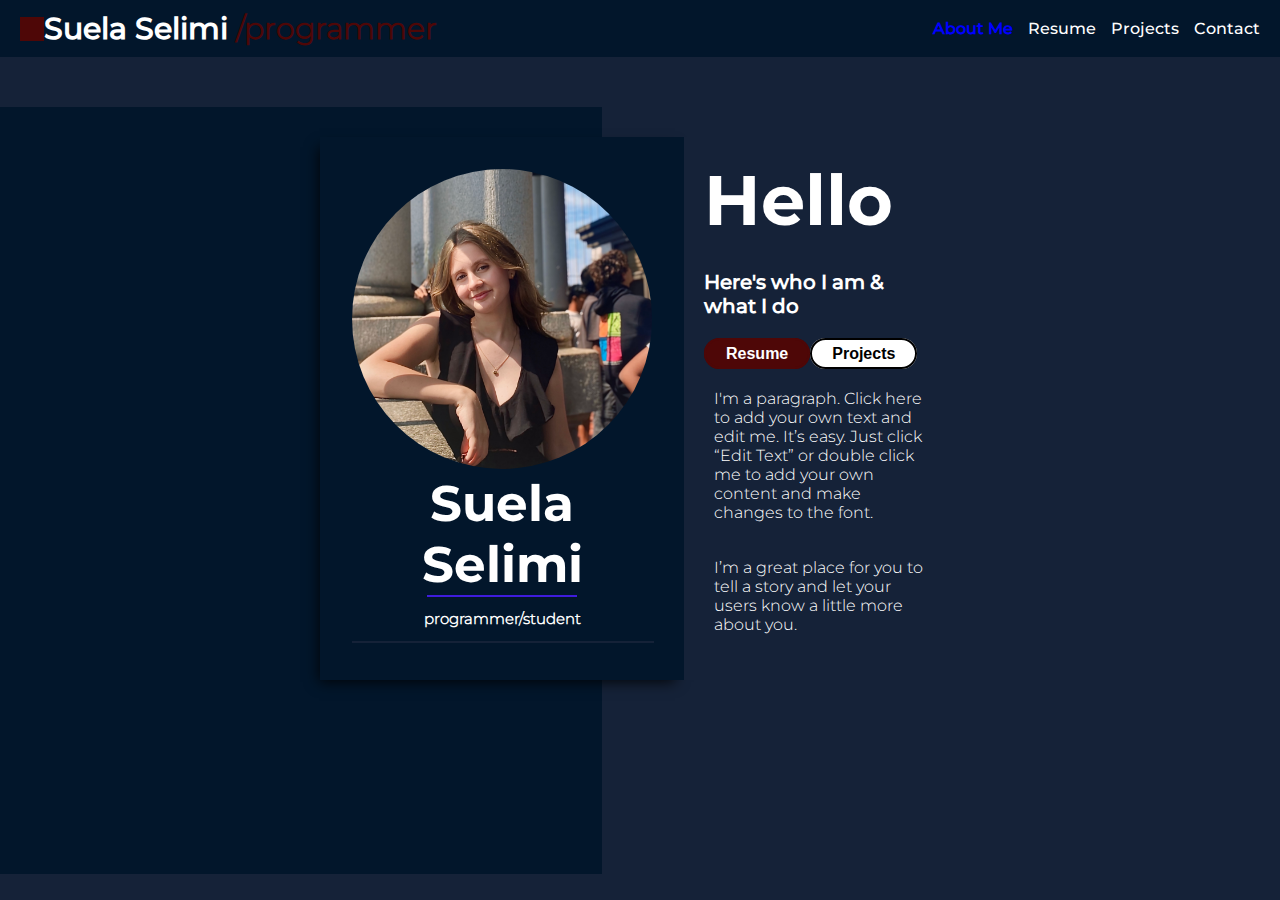
<file: header/index.html>
<!DOCTYPE html>
<html lang="en">

<head>
    <meta charset="UTF-8">
    <meta name="viewport" content="width=device-width, initial-scale=1.0">
    <link rel="stylesheet" href="../style/portfolio.css">
    <!-- <script src="https://kit.fontawesome.com/3c63bc7a17.js" crossorigin="anonymous"></script> -->
    <title>Portfolio</title>
</head>

<body>
    <!-- <header>
        <div class="logo">
            <h1 class="logo-name">Suela Selimi
                <span>/programmer</span>
            </h1>
        </div>
        <div class="hamburger" id="hamburger">
            <span></span>
            <span></span>
            <span></span>
        </div>
        <nav>
            <ul id="nav-menu">
                <li><a href="./header/aboutMe.html">About Me</a></li>
                <li><a href="./header/resume.html">Resume</a></li>
                <li><a href="./header/project.html">Projects</a></li>
                <li><a href="./header/contact.html">Contact</a></li>
            </ul>
        </nav>
    </header>
    <section class="myself">
        <div class="first-row">
            <div class="row">
                <div class="col">
                    <img src="./images/IMG_9376.jpg" alt="">
                    <h1>Suela</h1>
                    <h1>Selimi</h1>
                    <p class="bottomLine"></p>
                    <h2>programmer/student</h2>

                    <div class="icons">
                        <i class="fa-brands fa-facebook" aria-hidden="true"></i>
                        <i class="fa-brands fa-instagram" aria-hidden="true"></i>
                        <i class="fa-brands fa-twitter" aria-hidden="true"></i>
                    </div>

                </div>
                <div class="col-two">
                    <h1>Hello</h1>
                    <h4>Here's who I am &amp; what I do</h4>
                    <div class="buttons">
                        <a href="./header/resume.html" class="resumeButton">Resume</a>
                        <a href="./header/project.html" class="projectButton">Projects</a>
                    </div>
                    <p>I'm a paragraph. Click here to add your own text and edit me. It’s easy. Just click “Edit Text”
                        or double click me to
                        add your own content and make changes to the font.</p>
                    <p>I’m a great place for you to tell a story and let your users know a little more about you.</p>
                </div>
            </div>
        </div>
    </section>
 -->
    <div id="app"></div>



    <script src="../portfolio.js"></script>
</body>

</html>
</file>
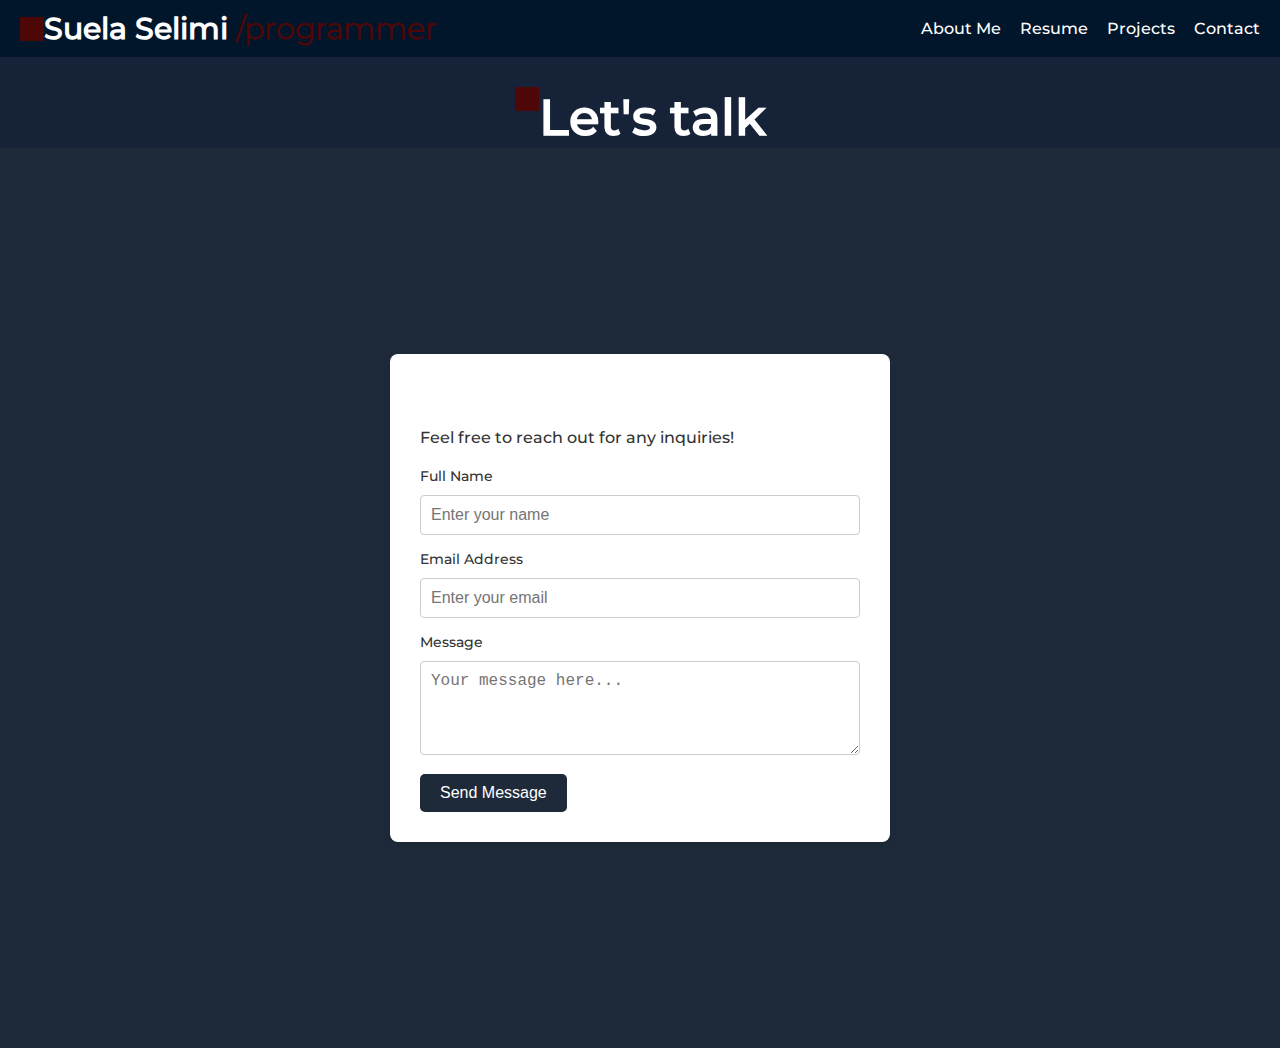
<file: header/contact.html>
<!DOCTYPE html>
<html lang="en">

<head>
    <meta charset="UTF-8">
    <meta name="viewport" content="width=device-width, initial-scale=1.0">
    <link rel="stylesheet" href="../style/contact.css">
    <title>Document</title>
</head>

<body>
    <header>
        <div class="logo">
            <h1 class="logo-name">Suela Selimi
                <span>/programmer</span>
            </h1>
        </div>
        <div class="hamburger" id="hamburger">
            <span></span>
            <span></span>
            <span></span>
        </div>
        <nav>
            <ul id="nav-menu">
                <li><a href="../header/index.html">About Me</a></li>
                <li><a href="../header/resume.html">Resume</a></li>
                <li><a href="../header/project.html">Projects</a></li>
                <li><a href="../header/contact.html">Contact</a></li>
            </ul>
        </nav>


    </header>
    <section class="mainContainer">
        <div class="mainPart">
            <h1>Let's talk</h1>
        </div>

    </section>
    <section class="contact-section">
        <div class="contact-container">
            <h2>Contact Me</h2>
            <p>Feel free to reach out for any inquiries!</p>

            <form id="contactForm" onsubmit="return validateForm()">
                <div class="input-group">
                    <label for="name">Full Name</label>
                    <input type="text" id="name" name="name" required placeholder="Enter your name">
                </div>

                <div class="input-group">
                    <label for="email">Email Address</label>
                    <input type="email" id="email" name="email" required placeholder="Enter your email">
                </div>

                <div class="input-group">
                    <label for="message">Message</label>
                    <textarea id="message" name="message" required placeholder="Your message here..."
                        rows="4"></textarea>
                </div>

                <button type="submit" class="submit-btn">Send Message</button>
            </form>
        </div>
    </section>

    <script src="../contact.js"></script>
</body>

</html>
</file>
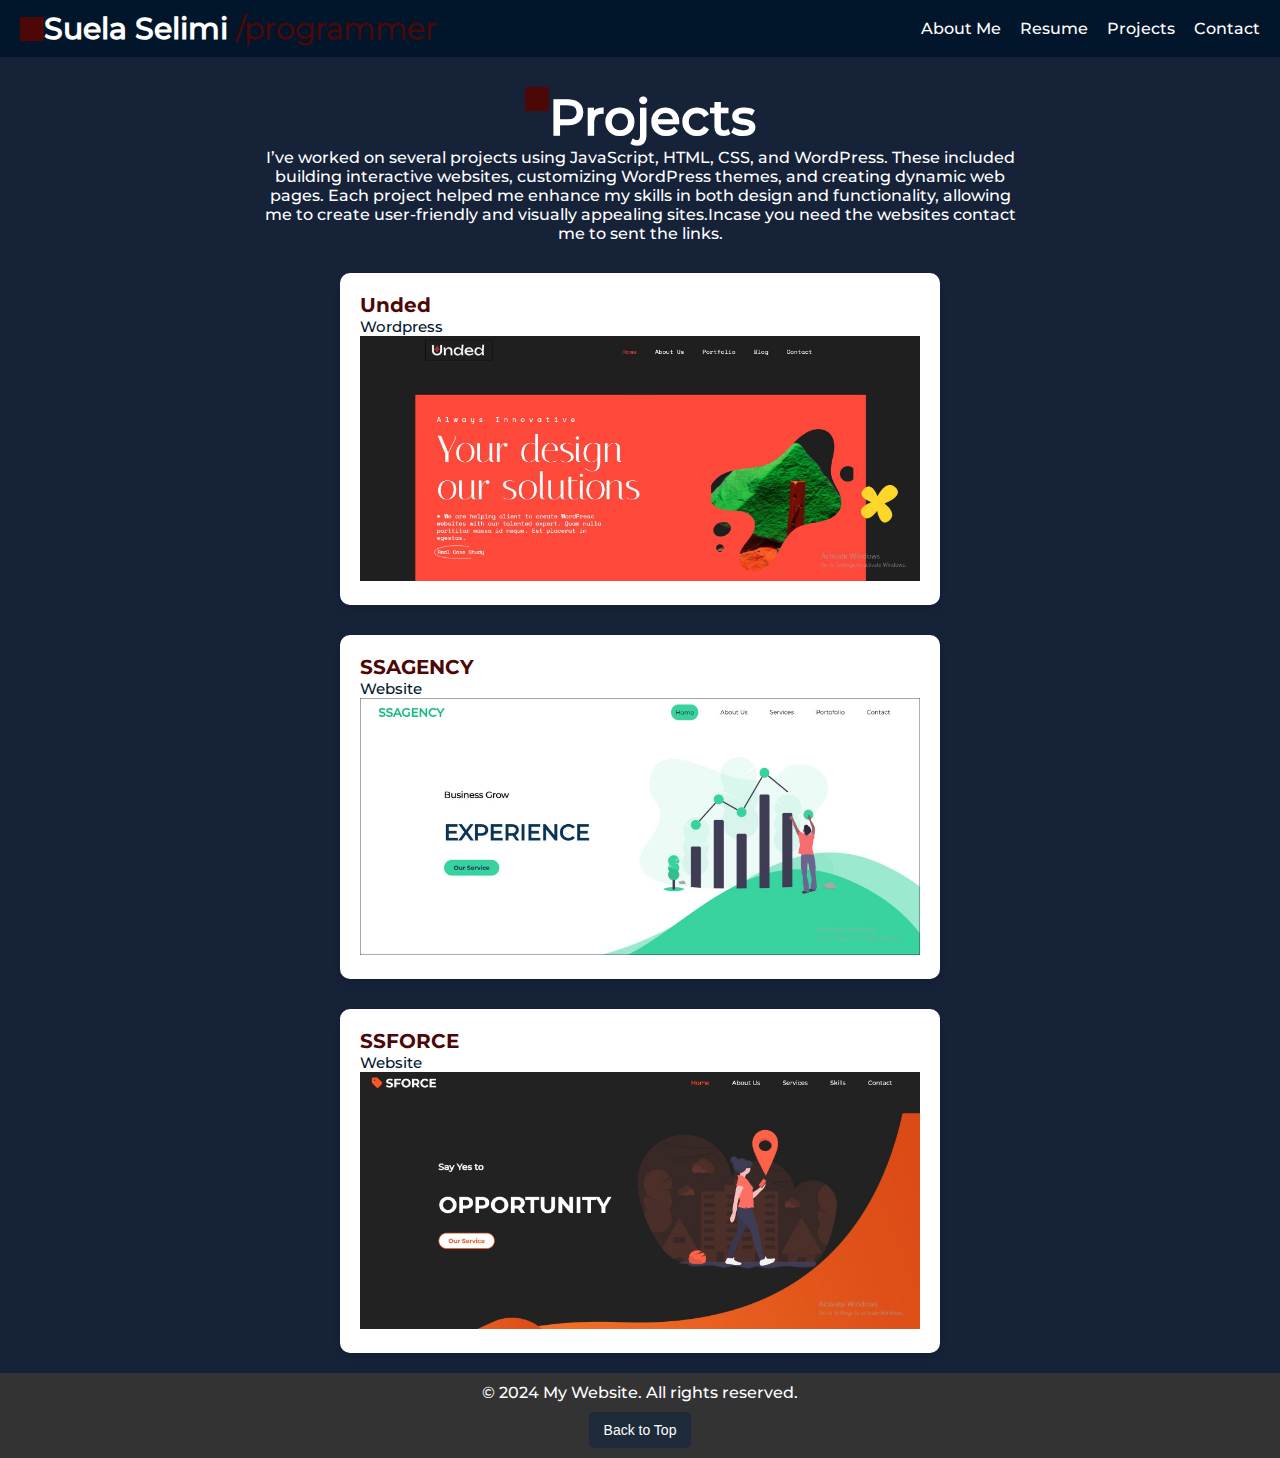
<file: header/project.html>
<!DOCTYPE html>
<html lang="en">

<head>
    <meta charset="UTF-8">
    <meta name="viewport" content="width=device-width, initial-scale=1.0">
    <link rel="stylesheet" href="../style/project.css">
    <title>Document</title>
</head>

<body>
    <header>
        <div class="logo">
            <h1 class="logo-name">Suela Selimi
                <span>/programmer</span>
            </h1>
        </div>
        <div class="hamburger" id="hamburger">
            <span></span>
            <span></span>
            <span></span>
        </div>
        <nav>
            <ul id="nav-menu">
                <li><a href="../header/index.html">About Me</a></li>
                <li><a href="../header/resume.html">Resume</a></li>
                <li><a href="../header/project.html">Projects</a></li>
                <li><a href="../header/contact.html">Contact</a></li>
            </ul>
        </nav>



    </header>
    <section class="mainContainer">
        <div class="mainPart">
            <h1>Projects</h1>
        </div>
        <div class="secondPart">
            <p>I’ve worked on several projects using JavaScript, HTML, CSS, and WordPress. These
                included building
                interactive websites, customizing WordPress themes, and creating dynamic web pages. Each project helped
                me enhance my
                skills in both design and functionality, allowing me to create user-friendly and visually appealing
                sites.Incase you need the websites contact me to sent the links.</p>
        </div>
    </section>
    <section class="projectOne">
        <div class="containerOne">
            <div class="firstOne">
                <h4>Unded</h4>
                <p>Wordpress</p>

            </div>
            <div class="firstImage">
                <img src="../images/Captuure.JPG" alt="">
            </div>
        </div>
    </section>
    <section class="projectTwo">
        <div class="containerTwo">
            <div class="firstTwo">
                <h4>SSAGENCY</h4>
                <p>Website</p>

            </div>
            <div class="secondImage">
                <img src="../images/Capture.JPG" alt="">
            </div>
        </div>
    </section>
    <section class="projectThree">
        <div class="containerThree">
            <div class="firstThree">
                <h4>SSFORCE</h4>
                <p>Website</p>

            </div>
            <div class="thirdImage">
                <img src="../images/Caapture.JPG" alt="">
            </div>
        </div>
    </section>
    <div id="app"></div>
    <footer class="footer">
        <p>&copy; 2024 My Website. All rights reserved.</p>
        <button id="scrollToTopBtn" onclick="scrollToTop()">Back to Top</button>
    </footer>




    <script src="../project.js"></script>
</body>

</html>
</file>
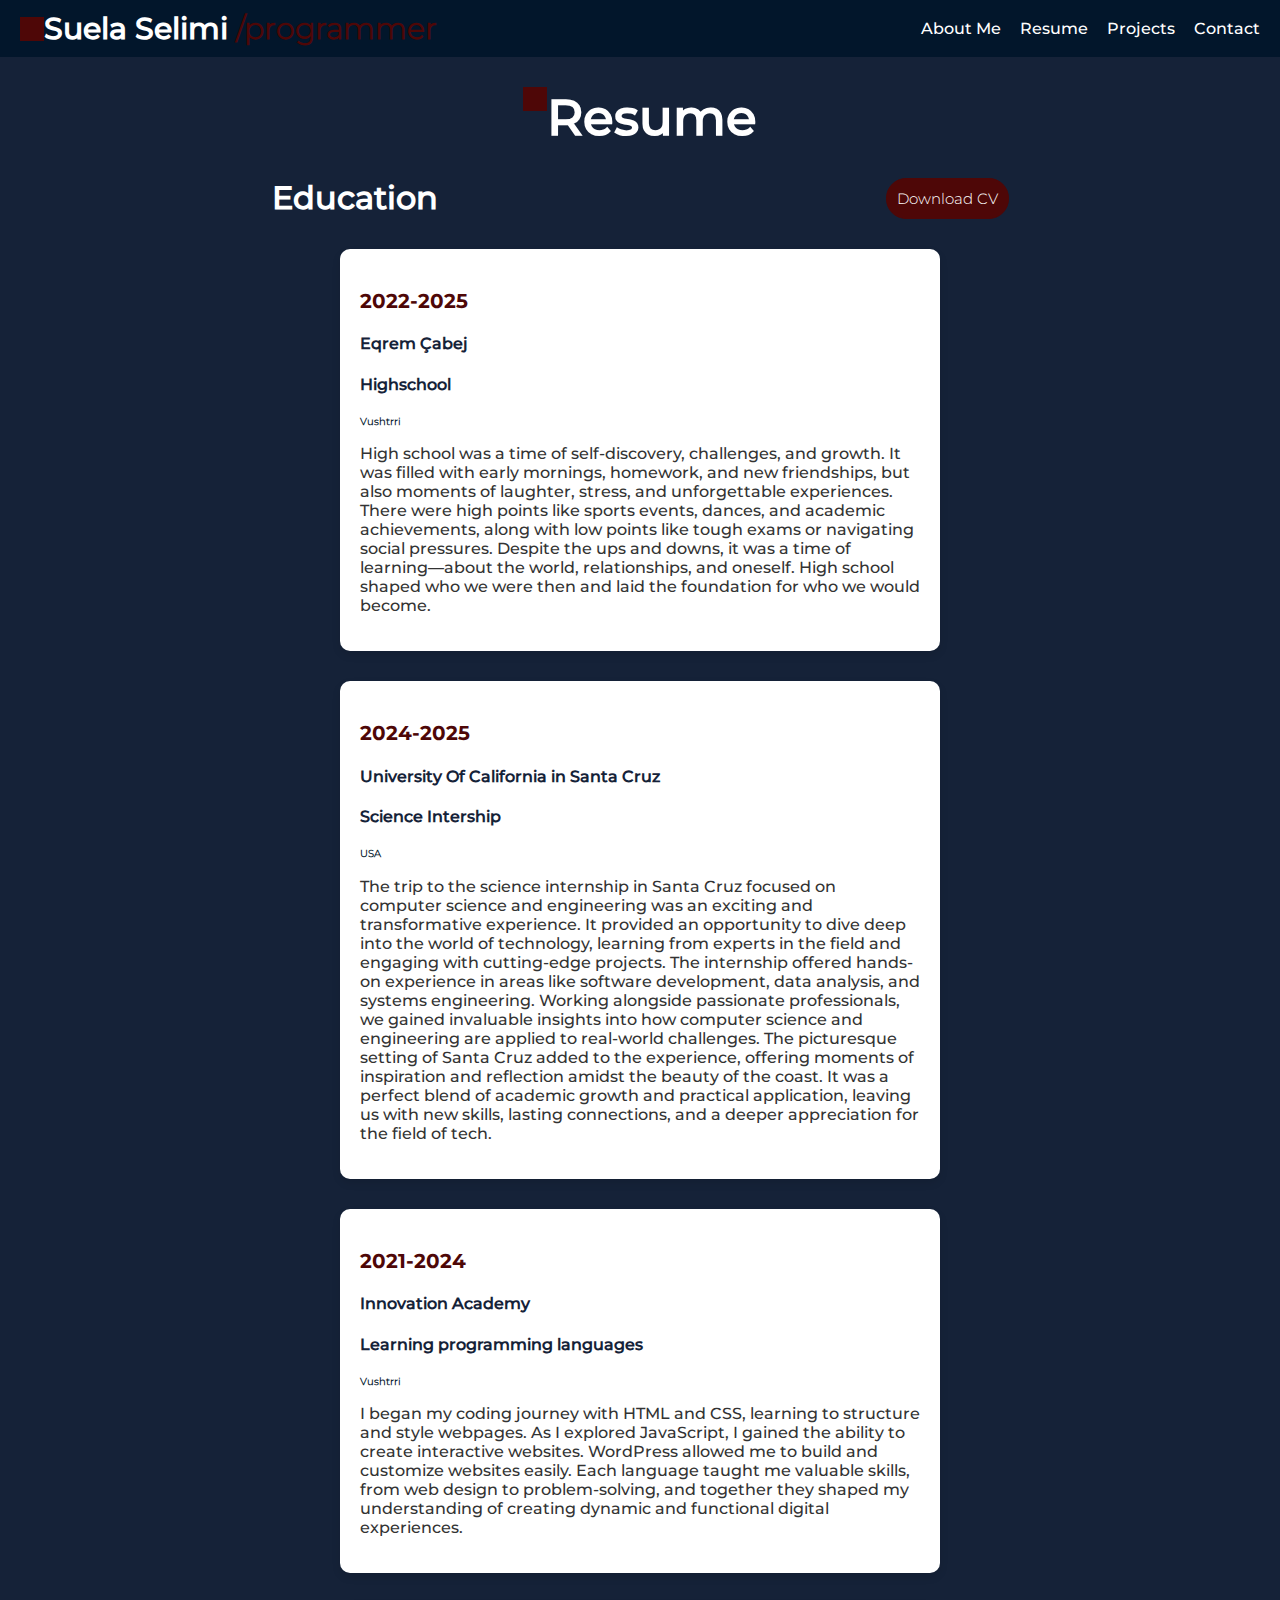
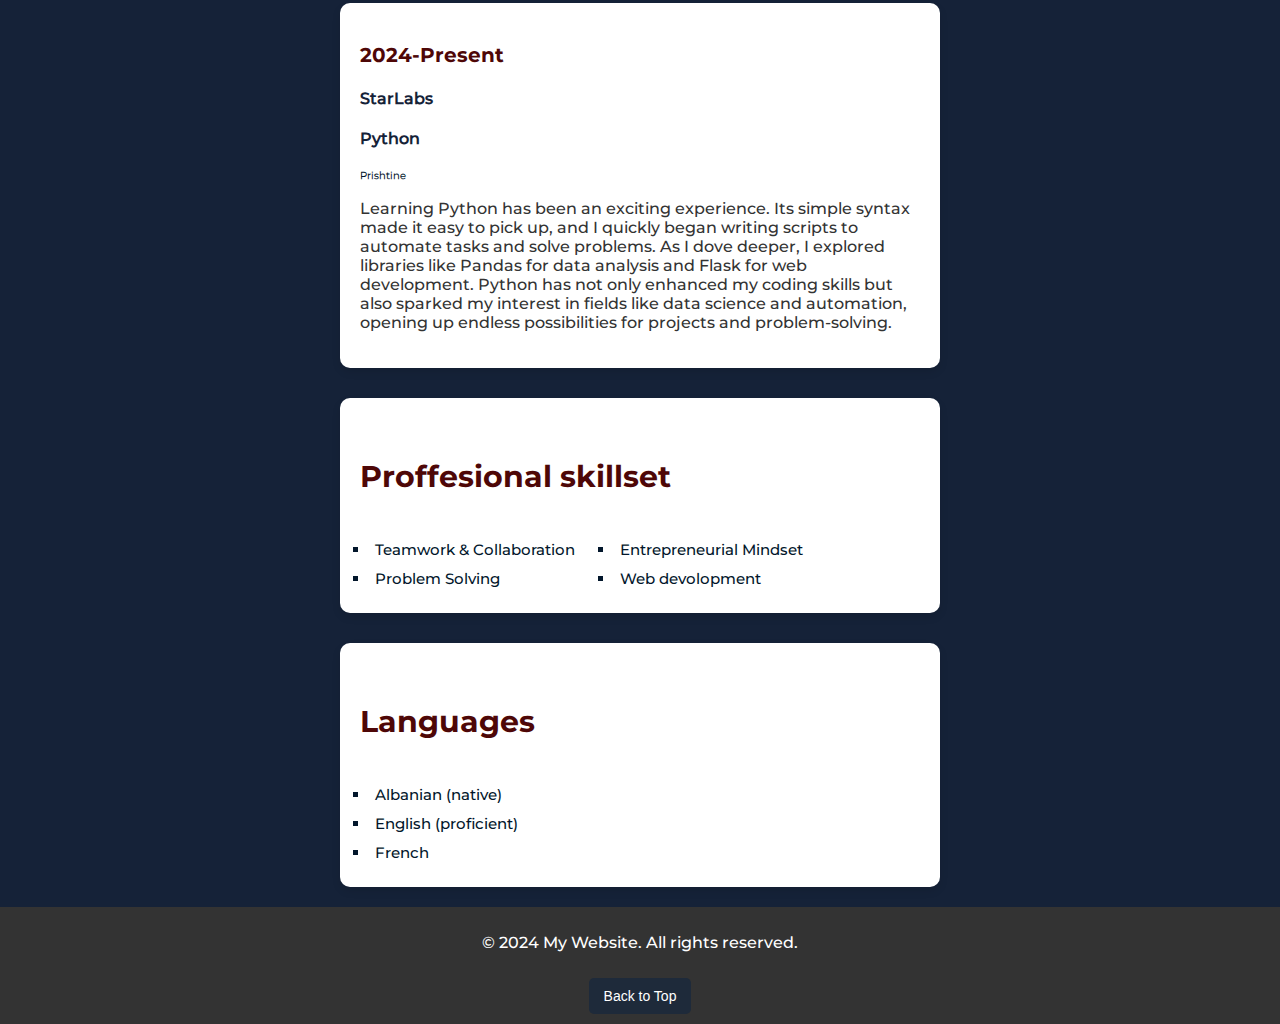
<file: header/resume.html>
<!DOCTYPE html>
<html lang="en">

<head>
    <meta charset="UTF-8">
    <meta name="viewport" content="width=device-width, initial-scale=1.0">
    <link rel="stylesheet" href="../style/resume.css">
    <title>Document</title>
</head>

<body>
    <header>
        <div class="logo">
            <h1 class="logo-name">Suela Selimi
                <span>/programmer</span>
            </h1>
        </div>
        <div class="hamburger" id="hamburger">
            <span></span>
            <span></span>
            <span></span>
        </div>
        <nav>
            <ul id="nav-menu">
                <li><a href="../header/index.html">About Me</a></li>
                <li><a href="../header/resume.html">Resume</a></li>
                <li><a href="../header/project.html">Projects</a></li>
                <li><a href="../header/contact.html">Contact</a></li>
            </ul>
        </nav>


    </header>
    <section class="mainContainer">
        <div class="mainPart">
            <h1>Resume</h1>
        </div>
        <div class="secondPart">
            <h1>Education</h1>
            <button>Download CV</button>
        </div>
    </section>
    <section class="mainEducation">
        <div class="edc">
            <div class="eduactionyears">
                <h3>2022-2025</h3>
                <h4>Eqrem Çabej</h4>
                <h4>Highschool</h4>
                <h5>Vushtrri</h5>
            </div>
            <div class="educationDescription">
                <p>High school was a time of self-discovery, challenges, and growth. It was filled with early mornings,
                    homework, and new
                    friendships, but also moments of laughter, stress, and unforgettable experiences. There were high
                    points like sports
                    events, dances, and academic achievements, along with low points like tough exams or navigating
                    social pressures.
                    Despite the ups and downs, it was a time of learning—about the world, relationships, and oneself.
                    High school shaped who
                    we were then and laid the foundation for who we would become.</p>
            </div>

        </div>

    </section>
    <section class="secdonfEducation">
        <div class="secondEdc">
            <div class="eduactionSecondyears">
                <h3>2024-2025</h3>
                <h4>University Of California in Santa Cruz</h4>
                <h4>Science Intership</h4>
                <h5>USA</h5>
            </div>
            <div class="educationSecondDescription">
                <p>
                    The trip to the science internship in Santa Cruz focused on computer science and engineering was an
                    exciting and
                    transformative experience. It provided an opportunity to dive deep into the world of technology,
                    learning from experts
                    in the field and engaging with cutting-edge projects. The internship offered hands-on experience in
                    areas like software
                    development, data analysis, and systems engineering. Working alongside passionate professionals, we
                    gained invaluable
                    insights into how computer science and engineering are applied to real-world challenges. The
                    picturesque setting of
                    Santa Cruz added to the experience, offering moments of inspiration and reflection amidst the beauty
                    of the coast. It
                    was a perfect blend of academic growth and practical application, leaving us with new skills,
                    lasting connections, and a
                    deeper appreciation for the field of tech.
                </p>

            </div>

        </div>

    </section>
    <section class="thirdofEducation">
        <div class="thirdEdc">
            <div class="eduactionThirdyears">
                <h3>2021-2024</h3>
                <h4>Innovation Academy </h4>
                <h4>Learning programming languages</h4>
                <h5>Vushtrri</h5>
            </div>
            <div class="educationThirdDescription">
                <p>I began my coding journey with HTML and CSS, learning to structure and style webpages. As I explored
                    JavaScript, I
                    gained the ability to create interactive websites.
                    WordPress allowed me to build and customize websites easily. Each language taught me valuable
                    skills, from web design to
                    problem-solving, and together they shaped my understanding of creating dynamic and functional
                    digital experiences. </p>
            </div>

        </div>

    </section>
    <section class="fourthofEducation">
        <div class="fourthEdc">
            <div class="eduactionFourthyears">
                <h3>2024-Present</h3>
                <h4>StarLabs </h4>
                <h4>Python </h4>
                <h5>Prishtine</h5>
            </div>
            <div class="educationFourthDescription">
                <p>Learning Python has been an exciting experience. Its simple syntax made it easy to pick up, and I
                    quickly began writing
                    scripts to automate tasks and solve problems. As I dove deeper, I explored libraries like Pandas for
                    data analysis and
                    Flask for web development. Python has not only enhanced my coding skills but also sparked my
                    interest in fields like
                    data science and automation, opening up endless possibilities for projects and problem-solving.
                </p>
            </div>

        </div>

    </section>
    <section class="skillset">
        <div class="container">
            <div class="professionalSkillset">
                <h4>Proffesional skillset</h4>
                <div class="listing">
                    <ul>
                        <li>Teamwork & Collaboration</li>
                        <li> Problem Solving</li>
                    </ul>
                    <ul>
                        <li>Entrepreneurial Mindset</li>
                        <li> Web devolopment</li>
                    </ul>
                </div>
            </div>

        </div>
    </section>
    <section class="languages">
        <div class="containerr">
            <h4>Languages</h4>
            <div class="languagess">

                <div class="listing">
                    <ul>
                        <li>Albanian (native)</li>
                        <li> English (proficient)</li>
                    </ul>
                    <ul>
                        <li>French</li>

                    </ul>
                </div>
            </div>

        </div>
    </section>
    <div id="app"></div>
    <footer class="footer">
        <p>&copy; 2024 My Website. All rights reserved.</p>
        <button id="scrollToTopBtn" onclick="scrollToTop()">Back to Top</button>
    </footer>


    <script src="../resume.js"></script>
</body>

</html>
</file>
<file: style/portfolio.css>
/* General Reset */
@font-face {
    font-family: Montserrat-light;
    src: url(../Montserrat/static/Montserrat-Light.ttf);
}

@font-face {
    font-family: Montserrat-medium;
    src: url(../Montserrat/static/Montserrat-Medium.ttf);
}

@font-face {
    font-family: Montserrat-bold;
    src: url(../Montserrat/static/Montserrat-Bold.ttf);
}

body,
h1,
ul,
li {
    margin: 0;
    padding: 0;
    list-style: none;
    font-family: Montserrat-medium;

}

body {
    background: #152238;

    color: #333;
}

header {
    background: #02162b;
    /* Dark theme */
    color: white;
    padding: 10px 20px;
    display: flex;
    justify-content: space-between;
    align-items: center;
    position: sticky;
    /* Stays at top */
    top: 0;
    z-index: 1000;
}

.logo {
    font-size: 15px;
    font-weight: bold;
    display: flex;
    align-items: center;
}

.logo::before {
    content: "";
    background-color: #4e0707;
    width: 20px;
    height: 20px;
    border: 2px solid #4e0707;
}

body .logo h1 span {
    color: #4e0707;
    font-family: Montserrat-light;
}

.logo-name nav ul {
    display: flex;
    gap: 50px;

}

nav ul li {
    display: inline;
    margin-left: 15px;
}

nav ul li a {
    color: white;
    text-decoration: none;
    font-size: 1rem;
    transition: color 0.3s;
}

nav ul li a:hover {
    color: #61dafb;
    /* Light blue hover effect */
}

/* Responsive Hamburger Menu */
.hamburger {
    display: none;
    flex-direction: column;
    gap: 4px;
    cursor: pointer;
}

.hamburger span {
    display: block;
    width: 25px;
    height: 3px;
    background: white;
}

.first-row::before {
    content: "";
    background-color: #02162b;
    width: 600px;
    height: 85%;
    position: absolute;
    z-index: -1;
    border: 1px solid #02162b;
}

.first-row .row {
    display: flex;
    width: 50%;
    margin: 0 auto;
    padding-top: 30px;


}

/* Ensure only About Me link is styled blue */
#nav-menu a.about-me-link {
    color: blue;
    /* Make it blue */
    font-weight: bold;
    /* Optional: Highlight with bold text */
}

/* Optional: Change color on hover for all links */
#nav-menu a:hover {
    color: darkblue;
}

.first-row .row .col {

    text-align: center;
    padding: 30px;
    border: 2px solid #02162b;
    background-color: #02162b;
    /* transform: translate(0%, 25%); */

    box-shadow: -5px 6px 13px -4px rgba(0, 0, 0, 0.82);

}


.first-row .row .col h1 {
    font-family: Montserrat-bold;
    font-size: 50px;
    color: #ffffff;
}

.myself {
    padding: 50px 0;
    /* Full-page section with a gradient background */



}

.first-row .row .col-two {
    background-color: #152238;
    padding: 20px;

}

.first-row .row .col-two h1 {
    font-size: 70px;
    font-family: Montserrat-bold;
    color: #ffffff;
}

.first-row .row .col-two h4 {
    font-size: 20px;
    font-family: Montserrat-medium;
    color: #ffffff;
}



.first-row .row .col h2 {
    font-family: Montserrat-light;
    font-size: 15px;
    color: #ffffff;
}

.first-row img {
    width: 300px;
    height: 300px;
    border-radius: 50%;
}

.bottomLine {
    border-bottom: 2px solid #3f1cdd;
    width: 50%;
    margin: 0 auto;
}

.resumeButton {
    text-decoration: none;
    border: 2px solid #4e0707;
    padding: 5px 20px;
    border-radius: 20px;
    background-color: #4e0707;
    color: #ffffff;
    font-weight: bold;
    font-family: sans-serif;
}

.projectButton {
    text-decoration: none;
    border: 2px solid #000000;
    padding: 5px 20px;
    border-radius: 20px;
    background-color: #ffffff;
    color: #000000;
    font-weight: bold;
    font-family: sans-serif;
}

.col-two p {
    font-family: Montserrat-light;
    padding: 10px;
    color: #ffffff;
}

.icons {
    border: 1px solid #152238;
    background-color: #ffffff;

    width: 100%;
}

@media (max-width: 768px) {
    nav ul {
        display: none;
        flex-direction: column;
        gap: 10px;
        background: #24292e;
        padding: 10px;
        position: absolute;
        top: 60px;
        right: 20px;
        border-radius: 5px;
    }

    nav ul.active {
        display: flex;
    }

    .hamburger {
        display: flex;
    }
}
</file>
<file: style/contact.css>
/* General Reset */
@font-face {
    font-family: Montserrat-light;
    src: url(../Montserrat/static/Montserrat-Light.ttf);
}

@font-face {
    font-family: Montserrat-medium;
    src: url(../Montserrat/static/Montserrat-Medium.ttf);
}

@font-face {
    font-family: Montserrat-bold;
    src: url(../Montserrat/static/Montserrat-Bold.ttf);
}

body,
h1,
ul,
li {
    margin: 0;
    padding: 0;
    list-style: none;
    font-family: Montserrat-medium;

}

body {
    background: #152238;

    color: #333;
}

header {
    background: #02162b;
    /* Dark theme */
    color: white;
    padding: 10px 20px;
    display: flex;
    justify-content: space-between;
    align-items: center;
    position: sticky;
    /* Stays at top */
    top: 0;
    z-index: 1000;
}

.logo {
    font-size: 15px;
    font-weight: bold;
    display: flex;
    align-items: center;
}

.logo::before {
    content: "";
    background-color: #4e0707;
    width: 20px;
    height: 20px;
    border: 2px solid #4e0707;
}

body .logo h1 span {
    color: #4e0707;
    font-family: Montserrat-light;
}

.logo-name nav ul {
    display: flex;
    gap: 50px;

}

nav ul li {
    display: inline;
    margin-left: 15px;
}

nav ul li a {
    color: white;
    text-decoration: none;
    font-size: 1rem;
    transition: color 0.3s;
}

nav ul li a:hover {
    color: #61dafb;
    /* Light blue hover effect */
}

/* Responsive Hamburger Menu */
.hamburger {
    display: none;
    flex-direction: column;
    gap: 4px;
    cursor: pointer;
}

.hamburger span {
    display: block;
    width: 25px;
    height: 3px;
    background: white;
}

.mainContainer {
    margin-top: 30px;
}

.mainPart {
    text-align: center;
    color: white;
    font-family: Montserrat-bold;
    display: flex;
    font-size: 25px;
    justify-content: center;
}

.mainPart::before {
    content: "";
    background-color: #4e0707;
    width: 20px;
    height: 20px;
    border: 2px solid #4e0707;
}

/* General reset */
* {
    margin: 0;
    padding: 0;
    box-sizing: border-box;
}



/* Contact section */
.contact-section {
    display: flex;
    justify-content: center;
    align-items: center;
    height: 100vh;
    background-color: #1e2a3a;
    color: white;
    padding: 20px;
}

/* Container for the form */
.contact-container {
    background-color: #ffffff;
    padding: 30px;
    border-radius: 8px;
    box-shadow: 0 4px 10px rgba(0, 0, 0, 0.1);
    width: 100%;
    max-width: 500px;
}

/* Title and paragraph */
.contact-container h2 {
    font-size: 28px;
    margin-bottom: 10px;
}

.contact-container p {
    margin-bottom: 20px;
    font-size: 16px;
    color: #333;
}

/* Form styling */
.input-group {
    margin-bottom: 15px;
}

.input-group label {
    font-size: 14px;
    margin-bottom: 5px;
    display: block;
    color: #333;
}

.input-group input,
.input-group textarea {
    width: 100%;
    padding: 10px;
    font-size: 16px;
    border: 1px solid #ccc;
    border-radius: 4px;
    margin-top: 5px;
}

.input-group textarea {
    resize: vertical;
}

.submit-btn {
    background-color: #1e2a3a;
    color: white;
    font-size: 16px;
    padding: 10px 20px;
    border: none;
    border-radius: 5px;
    cursor: pointer;
    transition: background-color 0.3s;
}

.submit-btn:hover {
    background-color: #34495e;
}
</file>
<file: style/project.css>
/* General Reset */
@font-face {
    font-family: Montserrat-light;
    src: url(../Montserrat/static/Montserrat-Light.ttf);
}

@font-face {
    font-family: Montserrat-medium;
    src: url(../Montserrat/static/Montserrat-Medium.ttf);
}

@font-face {
    font-family: Montserrat-bold;
    src: url(../Montserrat/static/Montserrat-Bold.ttf);
}

body,
h1,
ul,
li {
    margin: 0;
    padding: 0;
    list-style: none;
    font-family: Montserrat-medium;

}

body {
    background: #152238;

    color: #333;
}

header {
    background: #02162b;
    /* Dark theme */
    color: white;
    padding: 10px 20px;
    display: flex;
    justify-content: space-between;
    align-items: center;
    position: sticky;
    /* Stays at top */
    top: 0;
    z-index: 1000;
}

.logo {
    font-size: 15px;
    font-weight: bold;
    display: flex;
    align-items: center;
}

.logo::before {
    content: "";
    background-color: #4e0707;
    width: 20px;
    height: 20px;
    border: 2px solid #4e0707;
}

body .logo h1 span {
    color: #4e0707;
    font-family: Montserrat-light;
}

.logo-name nav ul {
    display: flex;
    gap: 50px;

}

nav ul li {
    display: inline;
    margin-left: 15px;
}

nav ul li a {
    color: white;
    text-decoration: none;
    font-size: 1rem;
    transition: color 0.3s;
}

nav ul li a:hover {
    color: #61dafb;
    /* Light blue hover effect */
}

/* Responsive Hamburger Menu */
.hamburger {
    display: none;
    flex-direction: column;
    gap: 4px;
    cursor: pointer;
}

.hamburger span {
    display: block;
    width: 25px;
    height: 3px;
    background: white;
}

.mainContainer {
    margin-top: 30px;
}

.mainPart {
    text-align: center;
    color: white;
    font-family: Montserrat-bold;
    display: flex;
    font-size: 25px;
    justify-content: center;
}

.mainPart::before {
    content: "";
    background-color: #4e0707;
    width: 20px;
    height: 20px;
    border: 2px solid #4e0707;
}

.secondPart {
    padding-left: 20%;
    padding-right: 20%;

}

.secondPart p {
    color: #ffffff;
    text-align: center;

}

.projectOne {
    display: flex;
    justify-content: center;
    align-items: center;
    margin-top: 30px;
    gap: 10px;
}

.projectOne .containerOne {

    padding: 20px;
    background-color: #ffffff;
    border-radius: 10px;
    box-shadow: 0 4px 8px rgba(0, 0, 0, 0.1);
    width: 80%;
    /* Adjust width */
    max-width: 600px;



}

.projectOne .containerOne .firstImage img {
    width: 100%;
}

.projectOne .containerOne .firstOne h4 {
    color: #4e0707;
    font-family: Montserrat-bold;
    font-size: 20px;
}

.projectOne .containerOne .firstOne p {
    color: #02162b;
    font-family: Montserrat-medium;
    font-size: 15px;
}



.projectTwo {
    display: flex;
    justify-content: center;
    align-items: center;
    margin-top: 30px;
    gap: 10px;
}

.projectTwo .containerTwo {

    padding: 20px;
    background-color: #ffffff;
    border-radius: 10px;
    box-shadow: 0 4px 8px rgba(0, 0, 0, 0.1);
    width: 80%;
    /* Adjust width */
    max-width: 600px;



}

.projectTwo .containerTwo .secondImage img {
    width: 100%;
}

.projectTwo .containerTwo .firstTwo h4 {
    color: #4e0707;
    font-family: Montserrat-bold;
    font-size: 20px;
}

.projectTwo .containerTwo .firstTwo p {
    color: #02162b;
    font-family: Montserrat-medium;
    font-size: 15px;
}


.projectThree {
    display: flex;
    justify-content: center;
    align-items: center;
    margin-top: 30px;
    gap: 10px;
}

.projectThree .containerThree {

    padding: 20px;
    background-color: #ffffff;
    border-radius: 10px;
    box-shadow: 0 4px 8px rgba(0, 0, 0, 0.1);
    width: 80%;
    /* Adjust width */
    max-width: 600px;



}

.projectThree .containerThree .thirdImage img {
    width: 100%;
}

.projectThree .containerThree .firstThree h4 {
    color: #4e0707;
    font-family: Montserrat-bold;
    font-size: 20px;
}

.projectThree .containerThree .firstThree p {
    color: #02162b;
    font-family: Montserrat-medium;
    font-size: 15px;
}

/* Reset some basic styles */
* {
    margin: 0;
    padding: 0;
    box-sizing: border-box;
}

/* Footer styles */
.footer {
    background-color: #333;
    color: white;
    text-align: center;
    padding: 10px;
    margin-top: 20px;
    bottom: 0;
    width: 100%;
}

.footer p {
    font-size: 16px;
}

#scrollToTopBtn {
    margin-top: 10px;
    padding: 10px 15px;
    background-color: #1e2a3a;
    color: white;
    border: none;
    border-radius: 5px;
    cursor: pointer;
    font-size: 14px;
}

#scrollToTopBtn:hover {
    background-color: #34495e;
}
</file>
<file: style/resume.css>
/* General Reset */
@font-face {
    font-family: Montserrat-light;
    src: url(../Montserrat/static/Montserrat-Light.ttf);
}

@font-face {
    font-family: Montserrat-medium;
    src: url(../Montserrat/static/Montserrat-Medium.ttf);
}

@font-face {
    font-family: Montserrat-bold;
    src: url(../Montserrat/static/Montserrat-Bold.ttf);
}

body,
h1,
ul,
li {
    margin: 0;
    padding: 0;
    list-style: none;
    font-family: Montserrat-medium;

}

body {
    background: #152238;

    color: #333;
}

header {
    background: #02162b;
    /* Dark theme */
    color: white;
    padding: 10px 20px;
    display: flex;
    justify-content: space-between;
    align-items: center;
    position: sticky;
    /* Stays at top */
    top: 0;
    z-index: 1000;
}

.logo {
    font-size: 15px;
    font-weight: bold;
    display: flex;
    align-items: center;
}

.logo::before {
    content: "";
    background-color: #4e0707;
    width: 20px;
    height: 20px;
    border: 2px solid #4e0707;
}

body .logo h1 span {
    color: #4e0707;
    font-family: Montserrat-light;
}

.logo-name nav ul {
    display: flex;
    gap: 50px;

}

nav ul li {
    display: inline;
    margin-left: 15px;
}

nav ul li a {
    color: white;
    text-decoration: none;
    font-size: 1rem;
    transition: color 0.3s;
}

nav ul li a:hover {
    color: #61dafb;
    /* Light blue hover effect */
}

/* Responsive Hamburger Menu */
.hamburger {
    display: none;
    flex-direction: column;
    gap: 4px;
    cursor: pointer;
}

.hamburger span {
    display: block;
    width: 25px;
    height: 3px;
    background: white;
}

.mainContainer {
    margin-top: 30px;
}

.mainPart {
    text-align: center;
    color: white;
    font-family: Montserrat-bold;
    display: flex;
    font-size: 25px;
    justify-content: center;
}

.mainPart::before {
    content: "";
    background-color: #4e0707;
    width: 20px;
    height: 20px;
    border: 2px solid #4e0707;
}

.secondPart {
    display: flex;
    justify-content: center;
    gap: 35%;
    margin-top: 30px;
}

.secondPart h1 {
    font-family: Montserrat-medium;
    color: #ffffff;
}

.secondPart button {
    border: 1px solid #4e0707;
    padding: 10px;
    border-radius: 20px;
    background-color: #4e0707;
    color: #ffffff;
    font-size: 15px;
    font-family: Montserrat-light;
}

.mainEducation {

    margin-top: 30px;
    display: flex;
    justify-content: center;
    /* Center horizontally */
    /* align-items: center; */
    /* Center vertically */
    /* height: 100vh; */
}

.edc {
    padding: 20px;
    background-color: #ffffff;
    border-radius: 10px;
    box-shadow: 0 4px 8px rgba(0, 0, 0, 0.1);
    width: 80%;
    /* Adjust width */
    max-width: 600px;
    /* Limit maximum width */
    /* text-align: center; */
}

.mainEducation h4 {
    color: #152238;
    font-family: Montserrat-medium;

}

.mainEducation h3 {
    color: #4e0707;
    font-family: Montserrat-bold;
    font-size: 20px;
}

.mainEducation h5 {
    color: #02162b;
    font-family: Montserrat-light;
    font-size: 10px;
}

.secdonfEducation {
    margin-top: 30px;
    display: flex;
    justify-content: center;
    align-items: center;
}

.secondEdc {
    padding: 20px;
    background-color: #ffffff;
    border-radius: 10px;
    box-shadow: 0 4px 8px rgba(0, 0, 0, 0.1);
    width: 80%;
    /* Adjust width */
    max-width: 600px;
}

.secdonfEducation h4 {
    color: #152238;
    font-family: Montserrat-medium;

}

.secdonfEducation h3 {
    color: #4e0707;
    font-family: Montserrat-bold;
    font-size: 20px;
}

.secdonfEducation h5 {
    color: #02162b;
    font-family: Montserrat-light;
    font-size: 10px;
}


.thirdofEducation {
    margin-top: 30px;
    display: flex;
    justify-content: center;
    align-items: center;
}

.thirdEdc {
    padding: 20px;
    background-color: #ffffff;
    border-radius: 10px;
    box-shadow: 0 4px 8px rgba(0, 0, 0, 0.1);
    width: 80%;
    /* Adjust width */
    max-width: 600px;
}

.thirdofEducation h4 {
    color: #152238;
    font-family: Montserrat-medium;

}

.thirdofEducation h3 {
    color: #4e0707;
    font-family: Montserrat-bold;
    font-size: 20px;
}

.thirdofEducation h5 {
    color: #02162b;
    font-family: Montserrat-light;
    font-size: 10px;
}


.fourthofEducation {
    margin-top: 30px;
    display: flex;
    justify-content: center;
    align-items: center;
}

.fourthEdc {
    padding: 20px;
    background-color: #ffffff;
    border-radius: 10px;
    box-shadow: 0 4px 8px rgba(0, 0, 0, 0.1);
    width: 80%;
    /* Adjust width */
    max-width: 600px;
}

.fourthofEducation h4 {
    color: #152238;
    font-family: Montserrat-medium;

}

.fourthofEducation h3 {
    color: #4e0707;
    font-family: Montserrat-bold;
    font-size: 20px;
}

.fourthofEducation h5 {
    color: #02162b;
    font-family: Montserrat-light;
    font-size: 10px;
}

.skillset {
    display: flex;
    justify-content: center;
    align-items: center;
    margin-top: 30px;
    gap: 10px;
}

.container {
    padding: 20px;
    background-color: #ffffff;
    border-radius: 10px;
    box-shadow: 0 4px 8px rgba(0, 0, 0, 0.1);
    width: 80%;
    /* Adjust width */
    max-width: 600px;

}

.container .listing {
    display: flex;
    gap: 35px;
    margin-left: 10px;
}

.container .listing ul li {
    list-style-type: square;
    font-family: Montserrat-medium;
    padding: 5px;
    color: #02162b;
    font-size: 15px;
}

.professionalSkillset h4 {
    font-family: Montserrat-Bold;
    font-size: 30px;
    color: #4e0707;

}

.languages {
    display: flex;
    justify-content: center;
    align-items: center;
    margin-top: 30px;
    gap: 10px;
}

.containerr .languagess {
    display: flex;
    gap: 35px;
    margin-left: 10px;
}

.containerr .languagess ul li {
    list-style-type: square;
    font-family: Montserrat-medium;
    padding: 5px;
    color: #02162b;
    font-size: 15px;
}

.containerr {
    padding: 20px;
    background-color: #ffffff;
    border-radius: 10px;
    box-shadow: 0 4px 8px rgba(0, 0, 0, 0.1);
    width: 80%;
    /* Adjust width */
    max-width: 600px;
}

.containerr h4 {
    font-family: Montserrat-Bold;
    font-size: 30px;
    color: #4e0707;
}

/* Reset some basic styles */
* {

    box-sizing: border-box;
}

/* Footer styles */
.footer {
    background-color: #333;
    color: white;
    text-align: center;
    padding: 10px;
    margin-top: 20px;
    bottom: 0;
    width: 100%;
}

.footer p {
    font-size: 16px;
}

#scrollToTopBtn {
    margin-top: 10px;
    padding: 10px 15px;
    background-color: #1e2a3a;
    color: white;
    border: none;
    border-radius: 5px;
    cursor: pointer;
    font-size: 14px;
}

#scrollToTopBtn:hover {
    background-color: #34495e;
}
</file>
